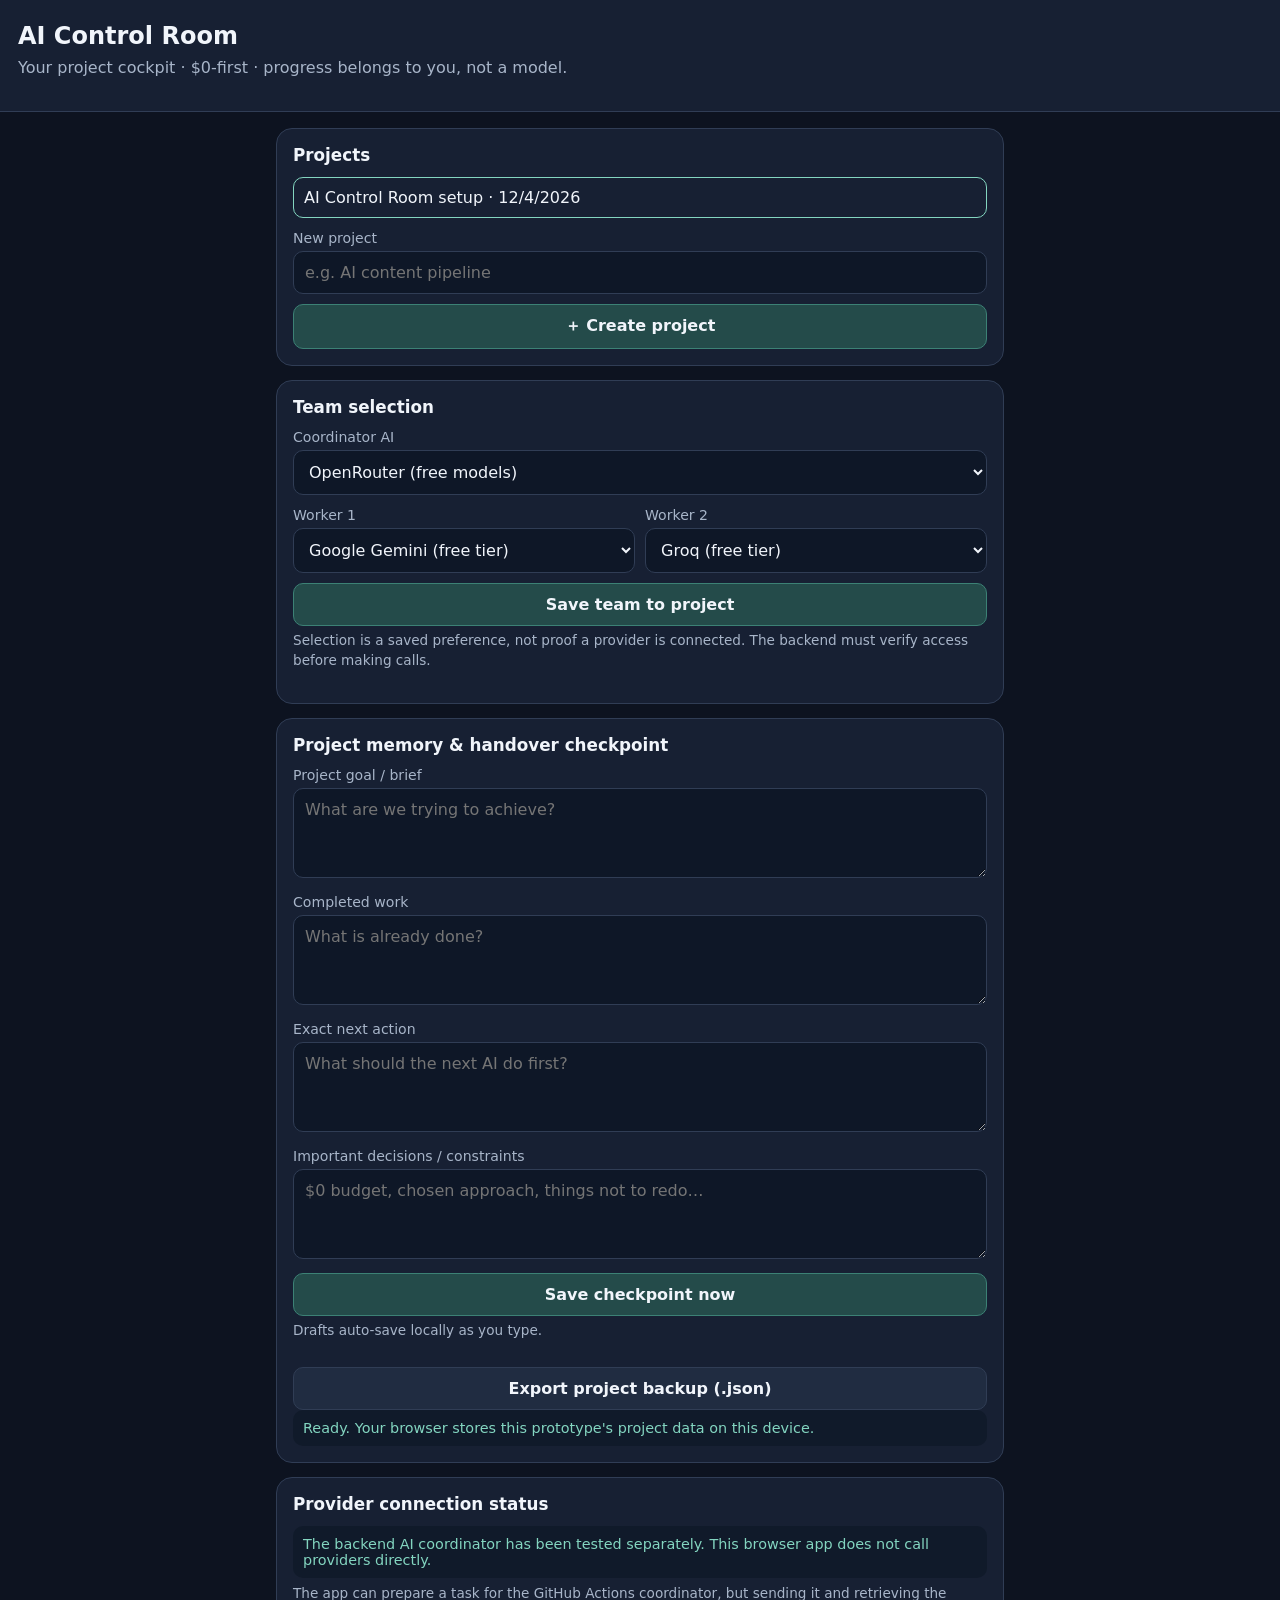
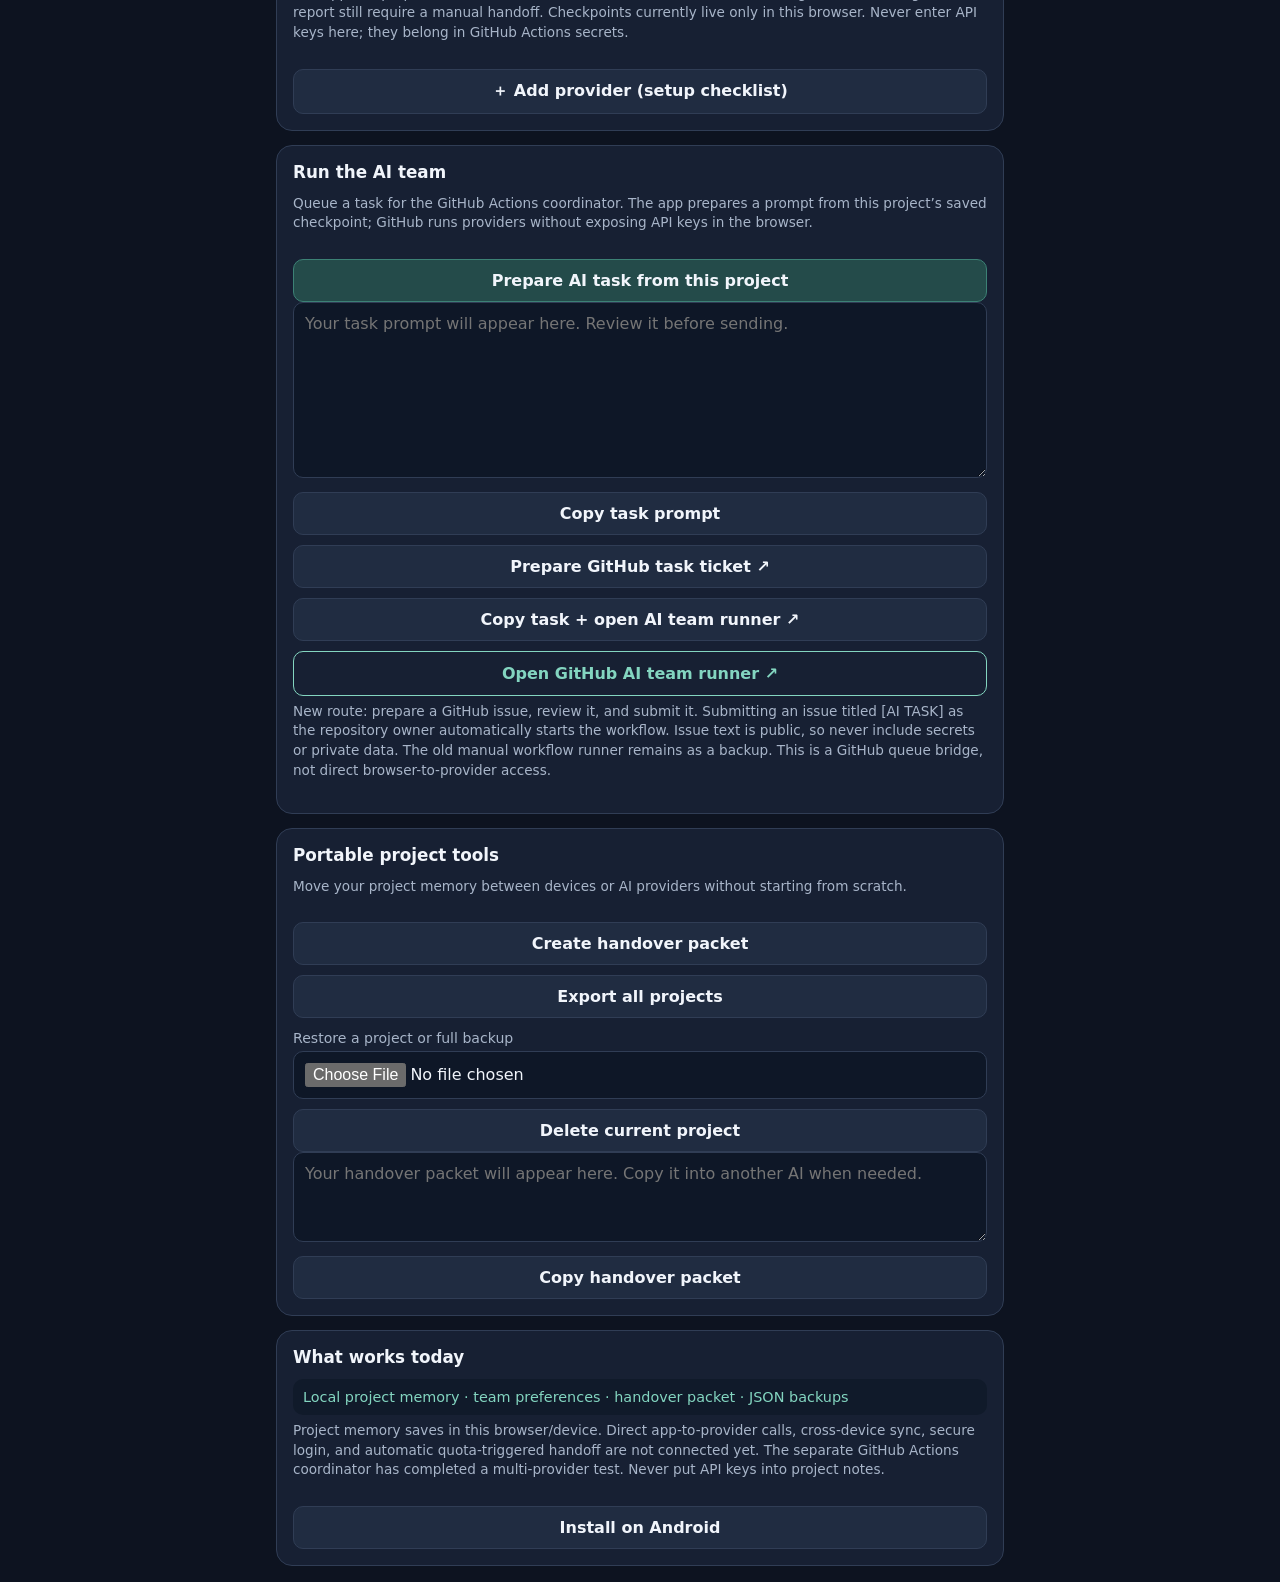
<file: control-room/index.html>
<!doctype html>
<html lang="en"><head><meta charset="utf-8"><meta name="viewport" content="width=device-width,initial-scale=1,viewport-fit=cover"><meta name="theme-color" content="#172033"><title>AI Control Room</title><link rel="manifest" href="manifest.webmanifest"><style>
:root{color-scheme:dark;--bg:#0d1320;--panel:#172033;--line:#303d55;--ink:#f1f5fb;--muted:#a8b5c9;--accent:#83d5c0}*{box-sizing:border-box}body{margin:0;background:var(--bg);color:var(--ink);font:16px system-ui,sans-serif}header{padding:22px 18px 16px;background:#172033;border-bottom:1px solid var(--line)}h1{font-size:1.5rem;margin:0 0 5px}p{color:var(--muted);line-height:1.45;margin:.35rem 0 1rem}.wrap{max-width:760px;margin:auto;padding:16px;display:grid;gap:14px}.card{background:var(--panel);border:1px solid var(--line);border-radius:16px;padding:16px}h2{font-size:1.05rem;margin:0 0 12px}label{display:block;color:var(--muted);font-size:.88rem;margin:12px 0 5px}input,select,textarea,button{font:inherit;width:100%;border-radius:10px;border:1px solid var(--line);padding:11px;background:#0e1727;color:var(--ink)}textarea{min-height:90px;resize:vertical}button{background:#244b4a;border-color:#3c8175;font-weight:650;cursor:pointer;margin-top:10px}button.secondary{background:#202c41;border-color:var(--line)}.grid{display:grid;grid-template-columns:1fr 1fr;gap:10px}.status{font-size:.9rem;padding:10px;border-radius:10px;background:#101a2a;color:var(--accent)}.small{font-size:.8rem;color:var(--muted)}.row{display:flex;gap:8px;align-items:center}.row button{width:auto;flex:1}.list{display:grid;gap:8px}.project{padding:10px;border:1px solid var(--line);border-radius:10px;cursor:pointer}.project.active{border-color:var(--accent)}.notice{font-size:.85rem;color:var(--muted)}@media(max-width:480px){.grid{grid-template-columns:1fr}.wrap{padding:12px}header{padding:18px 14px}}
.link-button{display:block;text-align:center;margin-top:10px;padding:12px;border:1px solid var(--accent);border-radius:10px;color:var(--accent);text-decoration:none;font-weight:600}\n</style></head><body>
<header><h1>AI Control Room</h1><p>Your project cockpit · $0-first · progress belongs to you, not a model.</p></header>
<main class="wrap">
<section class="card"><h2>Projects</h2><div id="projects" class="list"></div><label for="newName">New project</label><input id="newName" placeholder="e.g. AI content pipeline"><button id="create">＋ Create project</button></section>
<section class="card"><h2>Team selection</h2><label for="coordinator">Coordinator AI</label><select id="coordinator"><option>OpenRouter (free models)</option><option>Google Gemini (free tier)</option><option>Groq (free tier)</option><option>Choose later</option></select><div class="grid"><div><label for="worker1">Worker 1</label><select id="worker1"><option>Google Gemini (free tier)</option><option>Groq (free tier)</option><option>OpenRouter (free models)</option><option>Deterministic tools (no AI call)</option></select></div><div><label for="worker2">Worker 2</label><select id="worker2"><option>Groq (free tier)</option><option>OpenRouter (free models)</option><option>Google Gemini (free tier)</option><option>Deterministic tools (no AI call)</option></select></div></div><button id="saveTeam">Save team to project</button><p class="notice">Selection is a saved preference, not proof a provider is connected. The backend must verify access before making calls.</p></section>
<section class="card"><h2>Project memory & handover checkpoint</h2><label for="goal">Project goal / brief</label><textarea id="goal" placeholder="What are we trying to achieve?"></textarea><label for="done">Completed work</label><textarea id="done" placeholder="What is already done?"></textarea><label for="next">Exact next action</label><textarea id="next" placeholder="What should the next AI do first?"></textarea><label for="decisions">Important decisions / constraints</label><textarea id="decisions" placeholder="$0 budget, chosen approach, things not to redo…"></textarea><button id="saveMemory">Save checkpoint now</button><p id="autosaveStatus" class="notice" aria-live="polite">Drafts auto-save locally as you type.</p><button id="export" class="secondary">Export project backup (.json)</button><div id="status" class="status" role="status">Ready. Your browser stores this prototype's project data on this device.</div></section>
<section class="card"><h2>Provider connection status</h2><div class="status">The backend AI coordinator has been tested separately. This browser app does not call providers directly.</div><p class="notice">The app can prepare a task for the GitHub Actions coordinator, but sending it and retrieving the report still require a manual handoff. Checkpoints currently live only in this browser. Never enter API keys here; they belong in GitHub Actions secrets.</p><button id="addProvider" class="secondary">＋ Add provider (setup checklist)</button><div id="providerHelp" hidden><p>1. Choose a provider with a genuinely free route.<br>2. Create an API key with billing disabled, if supported.<br>3. Add it only in GitHub repository Settings → Secrets and variables → Actions.<br>4. Enable the provider route and run a test. Never paste keys into this app or commit them.</p></div></section>


<section class="card"><h2>Run the AI team</h2><p class="notice">Queue a task for the GitHub Actions coordinator. The app prepares a prompt from this project’s saved checkpoint; GitHub runs providers without exposing API keys in the browser.</p><button id="prepareTask">Prepare AI task from this project</button><textarea id="aiTaskText" placeholder="Your task prompt will appear here. Review it before sending." rows="8"></textarea><button id="copyAiTask" class="secondary">Copy task prompt</button><button id="queueAiTask" class="secondary">Prepare GitHub task ticket ↗</button><button id="launchAiTeam" class="secondary">Copy task + open AI team runner ↗</button><a href="https://github.com/Astridrosexxx84/Astridrose-automation-/actions/workflows/ai-team-coordinator.yml" target="_blank" rel="noopener noreferrer" class="link-button">Open GitHub AI team runner ↗</a><p class="notice">New route: prepare a GitHub issue, review it, and submit it. Submitting an issue titled [AI TASK] as the repository owner automatically starts the workflow. Issue text is public, so never include secrets or private data. The old manual workflow runner remains as a backup. This is a GitHub queue bridge, not direct browser-to-provider access.</p></section>
<section class="card"><h2>Portable project tools</h2><p class="notice">Move your project memory between devices or AI providers without starting from scratch.</p><button id="handover" class="secondary">Create handover packet</button><button id="exportAll" class="secondary">Export all projects</button><label for="importFile">Restore a project or full backup</label><input id="importFile" type="file" accept="application/json,.json"><button id="deleteProject" class="secondary">Delete current project</button><textarea id="handoverText" placeholder="Your handover packet will appear here. Copy it into another AI when needed." readonly></textarea><button id="copyHandover" class="secondary">Copy handover packet</button></section>
<section class="card"><h2>What works today</h2><div class="status">Local project memory · team preferences · handover packet · JSON backups</div><p class="notice">Project memory saves in this browser/device. Direct app-to-provider calls, cross-device sync, secure login, and automatic quota-triggered handoff are not connected yet. The separate GitHub Actions coordinator has completed a multi-provider test. Never put API keys into project notes.</p><button id="installHelp" class="secondary">Install on Android</button><p id="installText" class="notice" hidden>In Chrome, open the browser menu (⋮) and choose “Add to Home screen” or “Install app”, if offered.</p></section>
</main>
<script>
const $=id=>document.getElementById(id);const KEY='ai-control-room-v1';let db;try{db=JSON.parse(localStorage.getItem(KEY)||'{"projects":[],"active":null}')}catch{db={projects:[],active:null}}
function persist(){localStorage.setItem(KEY,JSON.stringify(db));renderProjects()}
function active(){return db.projects.find(p=>p.id===db.active)}
function blank(name){return{id:Date.now().toString(36)+Math.random().toString(36).slice(2,6),name,team:{coordinator:'OpenRouter (free models)',worker1:'Google Gemini (free tier)',worker2:'Groq (free tier)'},memory:{goal:'',done:'',next:'',decisions:''},updated:new Date().toISOString()}}
function renderProjects(){$('projects').innerHTML='';db.projects.forEach(p=>{const e=document.createElement('div');e.className='project'+(p.id===db.active?' active':'');e.textContent=p.name+' · '+new Date(p.updated).toLocaleDateString();e.onclick=()=>{db.active=p.id;persist();load()};$('projects').append(e)})}
function load(){const p=active();if(!p)return;['coordinator','worker1','worker2'].forEach(k=>$(k).value=p.team[k]);['goal','done','next','decisions'].forEach(k=>$(k).value=p.memory[k]||'');renderProjects()}
function status(t){$('status').textContent=t}
$('create').onclick=()=>{const name=$('newName').value.trim();if(!name)return status('Enter a project name first.');const p=blank(name);db.projects.unshift(p);db.active=p.id;$('newName').value='';persist();load();status('Project created on this device. Save checkpoints as you work.')};
$('saveTeam').onclick=()=>{const p=active();if(!p)return status('Create a project first.');['coordinator','worker1','worker2'].forEach(k=>p.team[k]=$(k).value);p.updated=new Date().toISOString();persist();status('Team preferences saved. Provider connectivity has not yet been tested.')};
$('saveMemory').onclick=()=>{const p=active();if(!p)return status('Create a project first.');['goal','done','next','decisions'].forEach(k=>p.memory[k]=$(k).value);p.updated=new Date().toISOString();persist();status('Checkpoint saved on this device. Export a backup before clearing browser data.')};
$('export').onclick=()=>{const p=active();if(!p)return status('Create a project first.');const blob=new Blob([JSON.stringify(p,null,2)],{type:'application/json'});const a=document.createElement('a');a.href=URL.createObjectURL(blob);a.download=p.name.toLowerCase().replace(/[^a-z0-9]+/g,'-')+'-checkpoint.json';a.click();URL.revokeObjectURL(a.href);status('Project backup exported.')};
$('addProvider').onclick=()=>{$('providerHelp').hidden=!$('providerHelp').hidden};

function autosaveDraft(){const p=active();if(!p)return;['goal','done','next','decisions'].forEach(k=>p.memory[k]=$(k).value);p.updated=new Date().toISOString();try{localStorage.setItem(KEY,JSON.stringify(db));$('autosaveStatus').textContent='Auto-saved on this device · '+new Date().toLocaleTimeString()}catch(err){status('Auto-save failed. Export a backup: '+err.message)}}
['goal','done','next','decisions'].forEach(k=>$(k).addEventListener('input',autosaveDraft));
['coordinator','worker1','worker2'].forEach(k=>$(k).addEventListener('change',()=>{const p=active();if(!p)return;p.team[k]=$(k).value;p.updated=new Date().toISOString();try{localStorage.setItem(KEY,JSON.stringify(db));$('autosaveStatus').textContent='Team preference saved on this device'}catch(err){status('Auto-save failed: '+err.message)}}));

renderProjects();if(!db.projects.length){const p=blank('AI Control Room setup');db.projects.push(p);db.active=p.id;persist()}if(!active())db.active=db.projects[0].id;load();


$("prepareTask").onclick=()=>{const p=active();if(!p)return status("Create a project first.");$("aiTaskText").value=["PROJECT: "+p.name,"GOAL / BRIEF:",p.memory.goal||"(not set)","COMPLETED WORK:",p.memory.done||"(not set)","DECISIONS / CONSTRAINTS:",p.memory.decisions||"(not set)","EXACT NEXT ACTION:",p.memory.next||"(not set)","TEAM PREFERENCES: coordinator="+p.team.coordinator+"; worker 1="+p.team.worker1+"; worker 2="+p.team.worker2,"PIPELINE CONTEXT: This is one coordinated trend-led content pipeline: choose a promising topic; research and verify it; source relevant free/licensed images and video; add suitable free stock media and AI assets only where they help; build a coherent storyline and storyboard; assemble a short-video draft with phone-friendly free tools; retain human review before publishing; measure audience response and iterate. Monetisation comes later, after we have a few good videos and initial audience signals.","INSTRUCTIONS: Continue from the saved checkpoint. Work on the broad pipeline as a whole and prioritise execution over endless planning. Do not redo completed work. Use only genuinely free routes and never fall back to paid services. Preserve partial work if a provider fails. Do not publish content or modify external accounts. Separate verified facts from assumptions. Return (1) what is already working, (2) what remains disconnected, (3) the highest-value next implementation step, (4) exact steps/files needed, (5) updated completed-work notes and next action."].join("\n\n");status("AI task prepared. Review it, copy it, then open the GitHub runner.")};
$("copyAiTask").onclick=async()=>{const value=$("aiTaskText").value;if(!value)return status("Prepare the task first.");try{await navigator.clipboard.writeText(value);status("AI task copied. Paste it into the GitHub workflow input.")}catch{$("aiTaskText").focus();$("aiTaskText").select();status("Clipboard blocked; task text selected for manual copying.")}};
$("queueAiTask").onclick=()=>{const value=$("aiTaskText").value;if(!value){status("Prepare the task first.");return}const params=new URLSearchParams({title:"[AI TASK] "+((active()&&active().name)||"Control Room task"),body:value+"\\n\\nNote: this task is being submitted through the public GitHub issue queue. Do not include passwords, API keys, or private information."});const url="https://github.com/Astridrosexxx84/Astridrose-automation-/issues/new?"+params.toString();window.open(url,"_blank","noopener");status("GitHub issue form opened with the task filled in. Review it, then submit the issue to start the AI team automatically.");};
$("launchAiTeam").onclick=async()=>{const value=$("aiTaskText").value;if(!value){status("Prepare the task first.");return}const runner="https://github.com/Astridrosexxx84/Astridrose-automation-/actions/workflows/ai-team-coordinator.yml";window.open(runner,"_blank","noopener");try{await navigator.clipboard.writeText(value);status("Task copied and GitHub runner opened. Tap Run workflow, paste the task, then start the run.")}catch{$("aiTaskText").focus();$("aiTaskText").select();status("GitHub runner opened. Clipboard was blocked, so task text is selected for manual copying.")}};

function makeHandover(p){return [
"AI CONTROL ROOM — PROJECT HANDOVER",
"Project: "+p.name,
"Updated: "+p.updated,
"",
"GOAL / BRIEF",
p.memory.goal||"(not set)",
"",
"COMPLETED WORK",
p.memory.done||"(not set)",
"",
"DECISIONS AND CONSTRAINTS",
p.memory.decisions||"(not set)",
"",
"NEXT ACTION — START HERE",
p.memory.next||"(not set)",
"",
"TEAM PREFERENCE (not proof of connection)",
"Coordinator: "+p.team.coordinator,
"Worker 1: "+p.team.worker1,
"Worker 2: "+p.team.worker2,
"",
"INSTRUCTIONS FOR THE NEXT AI",
"Continue from this checkpoint. Do not redo completed work. Respect all constraints. First report what you understand, then perform the exact next action. If blocked, record the blocker and update the next action."
].join("\n")}
$("handover").onclick=()=>{const p=active();if(!p)return status("Create a project first.");$("handoverText").value=makeHandover(p);status("Handover packet created. Copy it or export a backup.")};
$("copyHandover").onclick=async()=>{const value=$("handoverText").value;if(!value)return status("Create the handover packet first.");try{await navigator.clipboard.writeText(value);status("Handover packet copied.")}catch{ $("handoverText").focus();$("handoverText").select();status("Clipboard access was blocked. Text selected so you can copy it manually.")}};
$("exportAll").onclick=()=>{const blob=new Blob([JSON.stringify({format:"ai-control-room-backup",version:1,exported:new Date().toISOString(),projects:db.projects,active:db.active},null,2)],{type:"application/json"});const a=document.createElement("a");a.href=URL.createObjectURL(blob);a.download="ai-control-room-backup.json";a.click();URL.revokeObjectURL(a.href);status("All projects exported.")};
$("importFile").onchange=async event=>{const file=event.target.files&&event.target.files[0];if(!file)return;try{const value=JSON.parse(await file.text());let incoming=Array.isArray(value.projects)?value.projects:[value];incoming=incoming.filter(p=>p&&typeof p.name==="string"&&p.memory&&p.team);if(!incoming.length)throw new Error("No valid project found.");for(const p of incoming){if(!p.id)p.id=Date.now().toString(36)+Math.random().toString(36).slice(2,7);p.memory={goal:"",done:"",next:"",decisions:"",...(p.memory||{})};p.team={coordinator:"Choose later",worker1:"Choose later",worker2:"Choose later",...(p.team||{})};if(!db.projects.some(old=>old.id===p.id))db.projects.push(p)}db.active=incoming[0].id;persist();load();status("Backup imported. Check the project list and save a fresh backup.")}catch(err){status("Import failed: "+err.message)}finally{$("importFile").value=""}};
$("deleteProject").onclick=()=>{const p=active();if(!p)return status("No active project.");if(!confirm("Delete the local project '"+p.name+"'? Export a backup first if you may need it."))return;db.projects=db.projects.filter(x=>x.id!==p.id);if(!db.projects.length){const replacement=blank("New project");db.projects.push(replacement)}db.active=db.projects[0].id;persist();load();$("handoverText").value="";status("Project deleted from this browser.")};
$("installHelp").onclick=()=>{$("installText").hidden=!$("installText").hidden};
if("serviceWorker" in navigator && location.protocol.startsWith("http"))navigator.serviceWorker.register("./sw.js").catch(()=>{});
</script></body></html>
</file>
